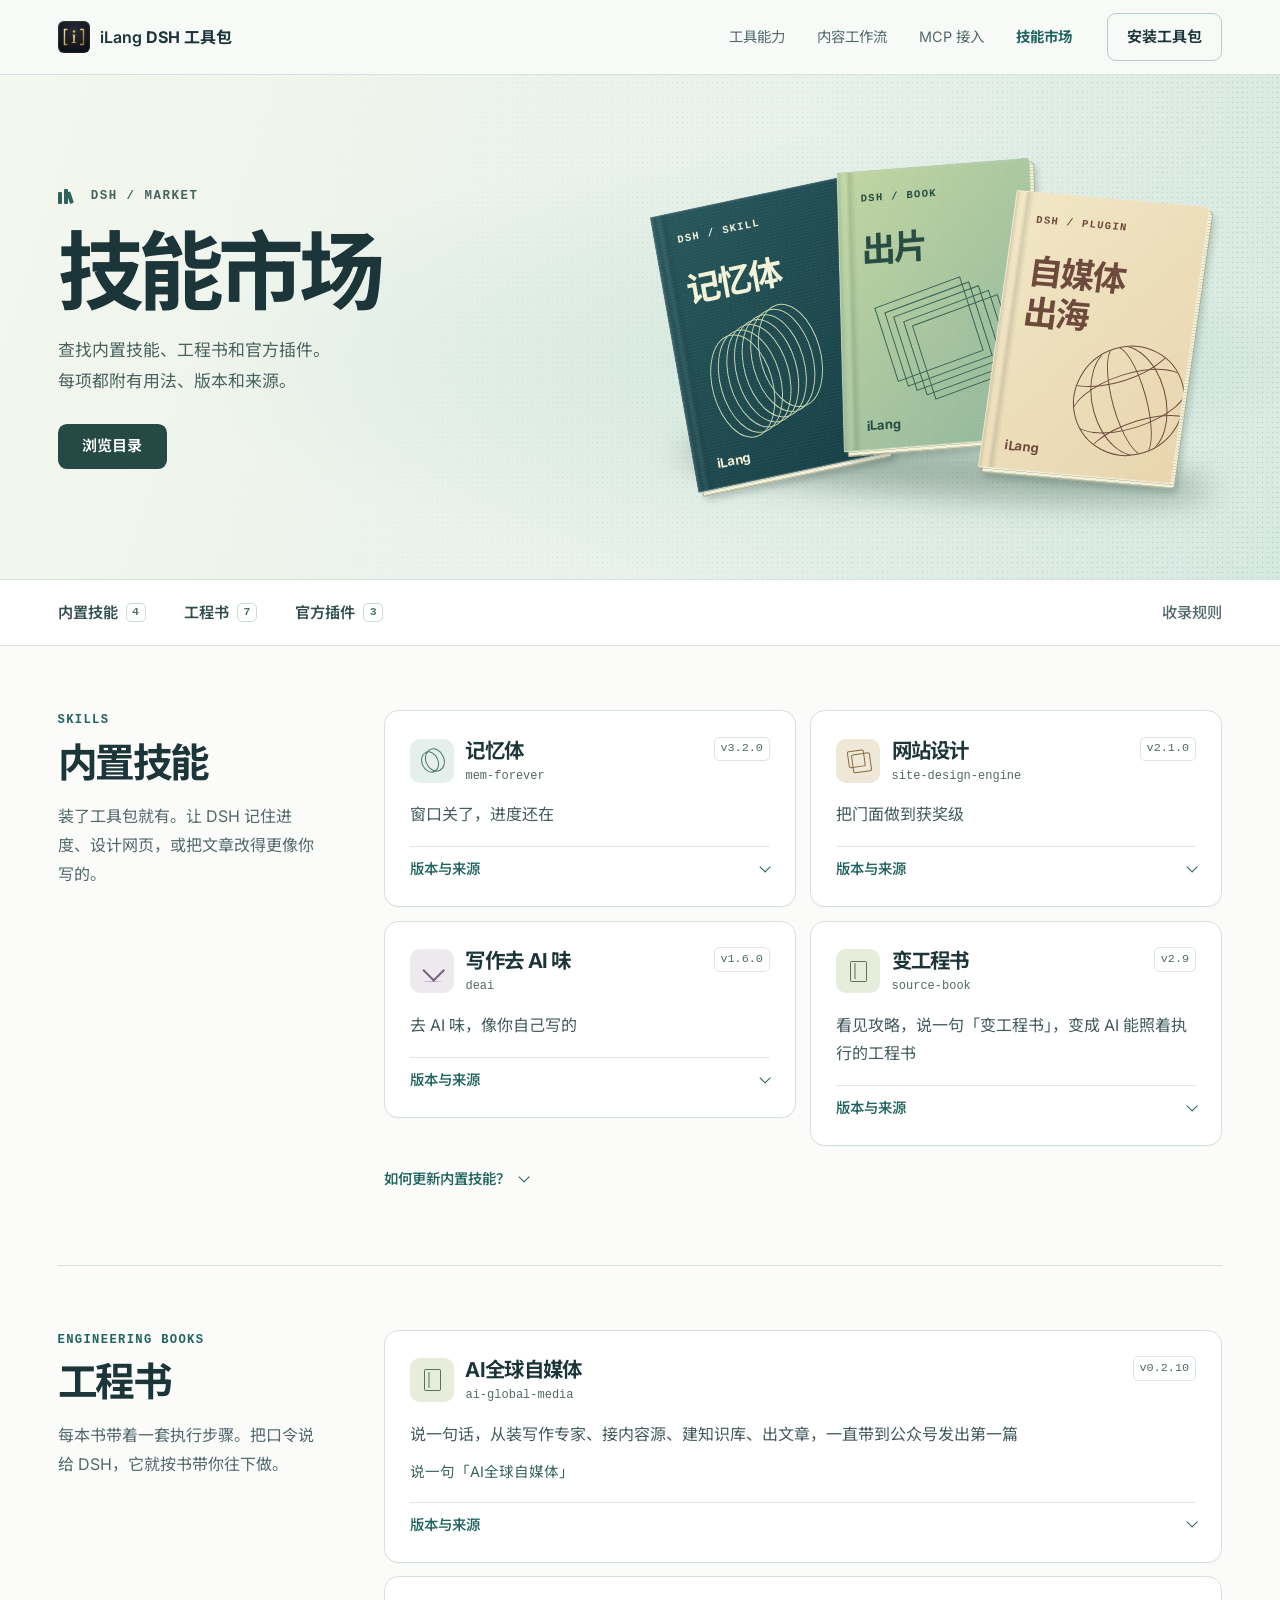
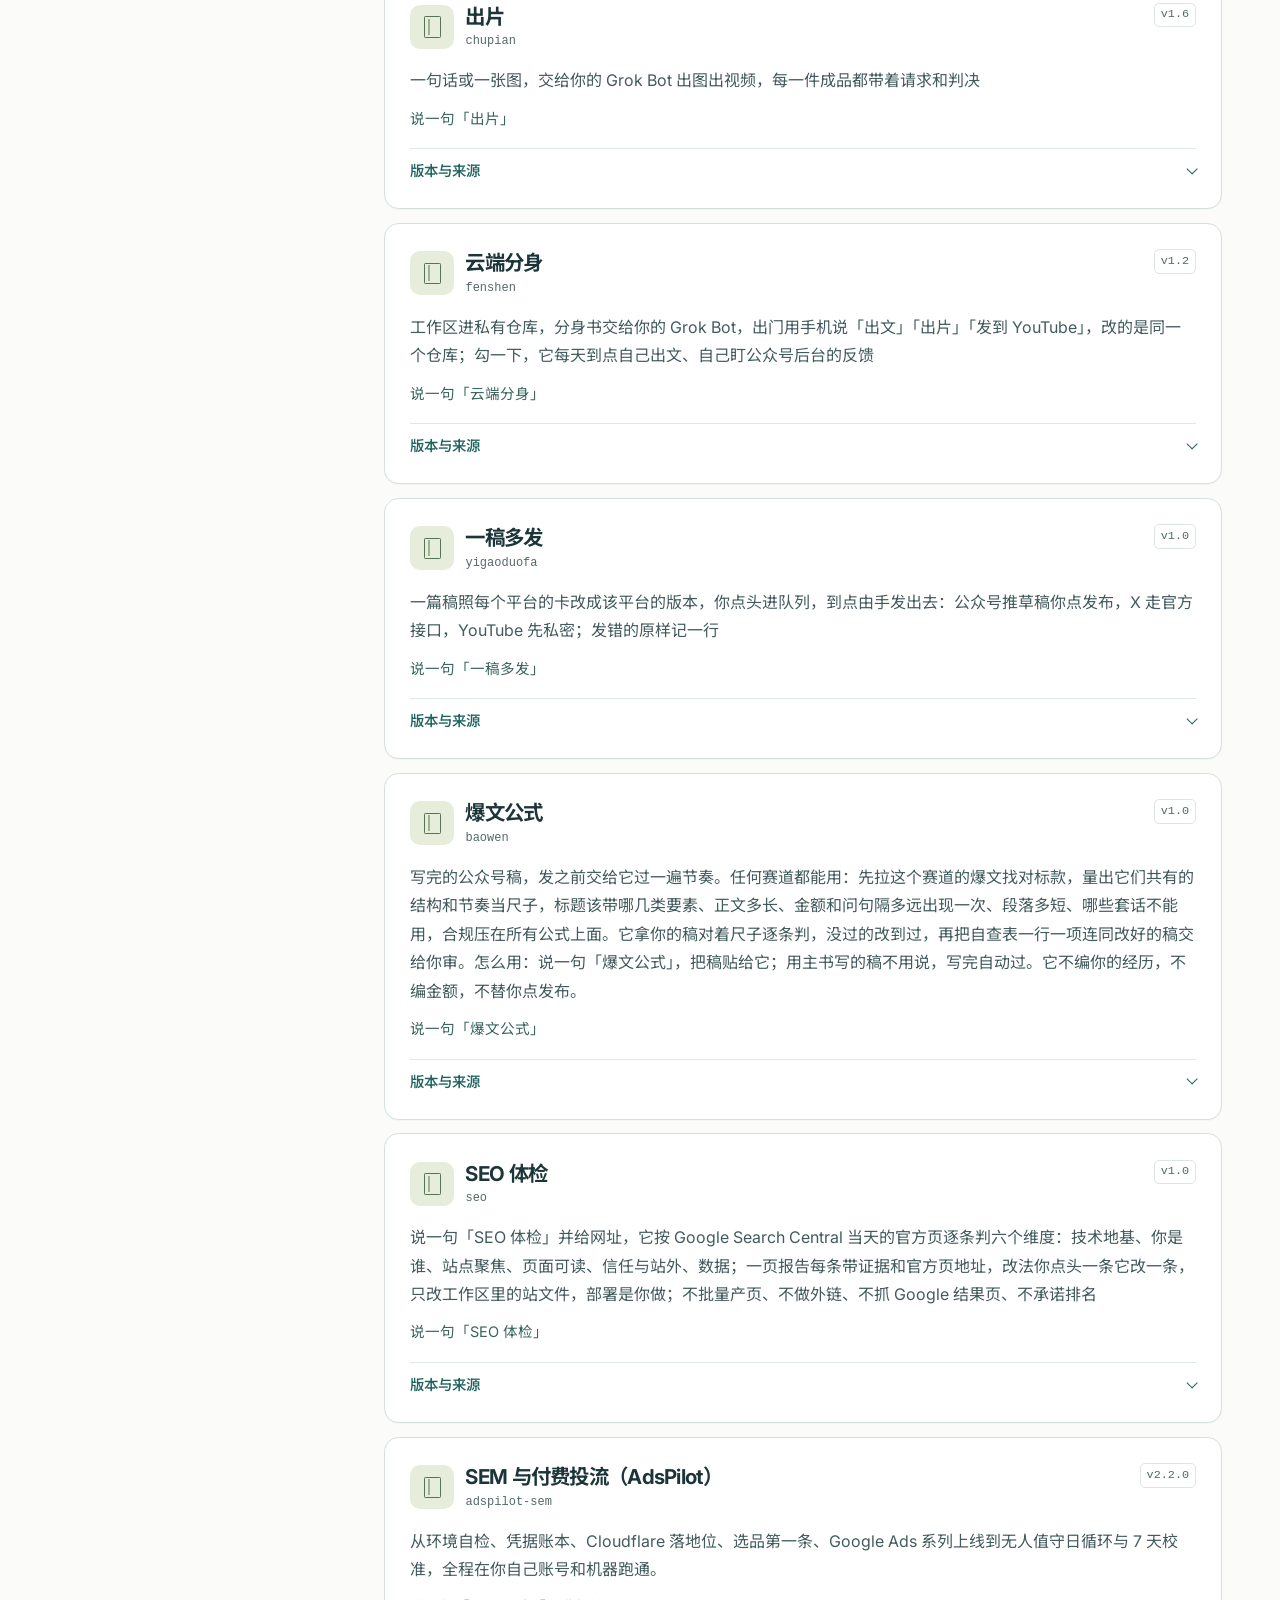
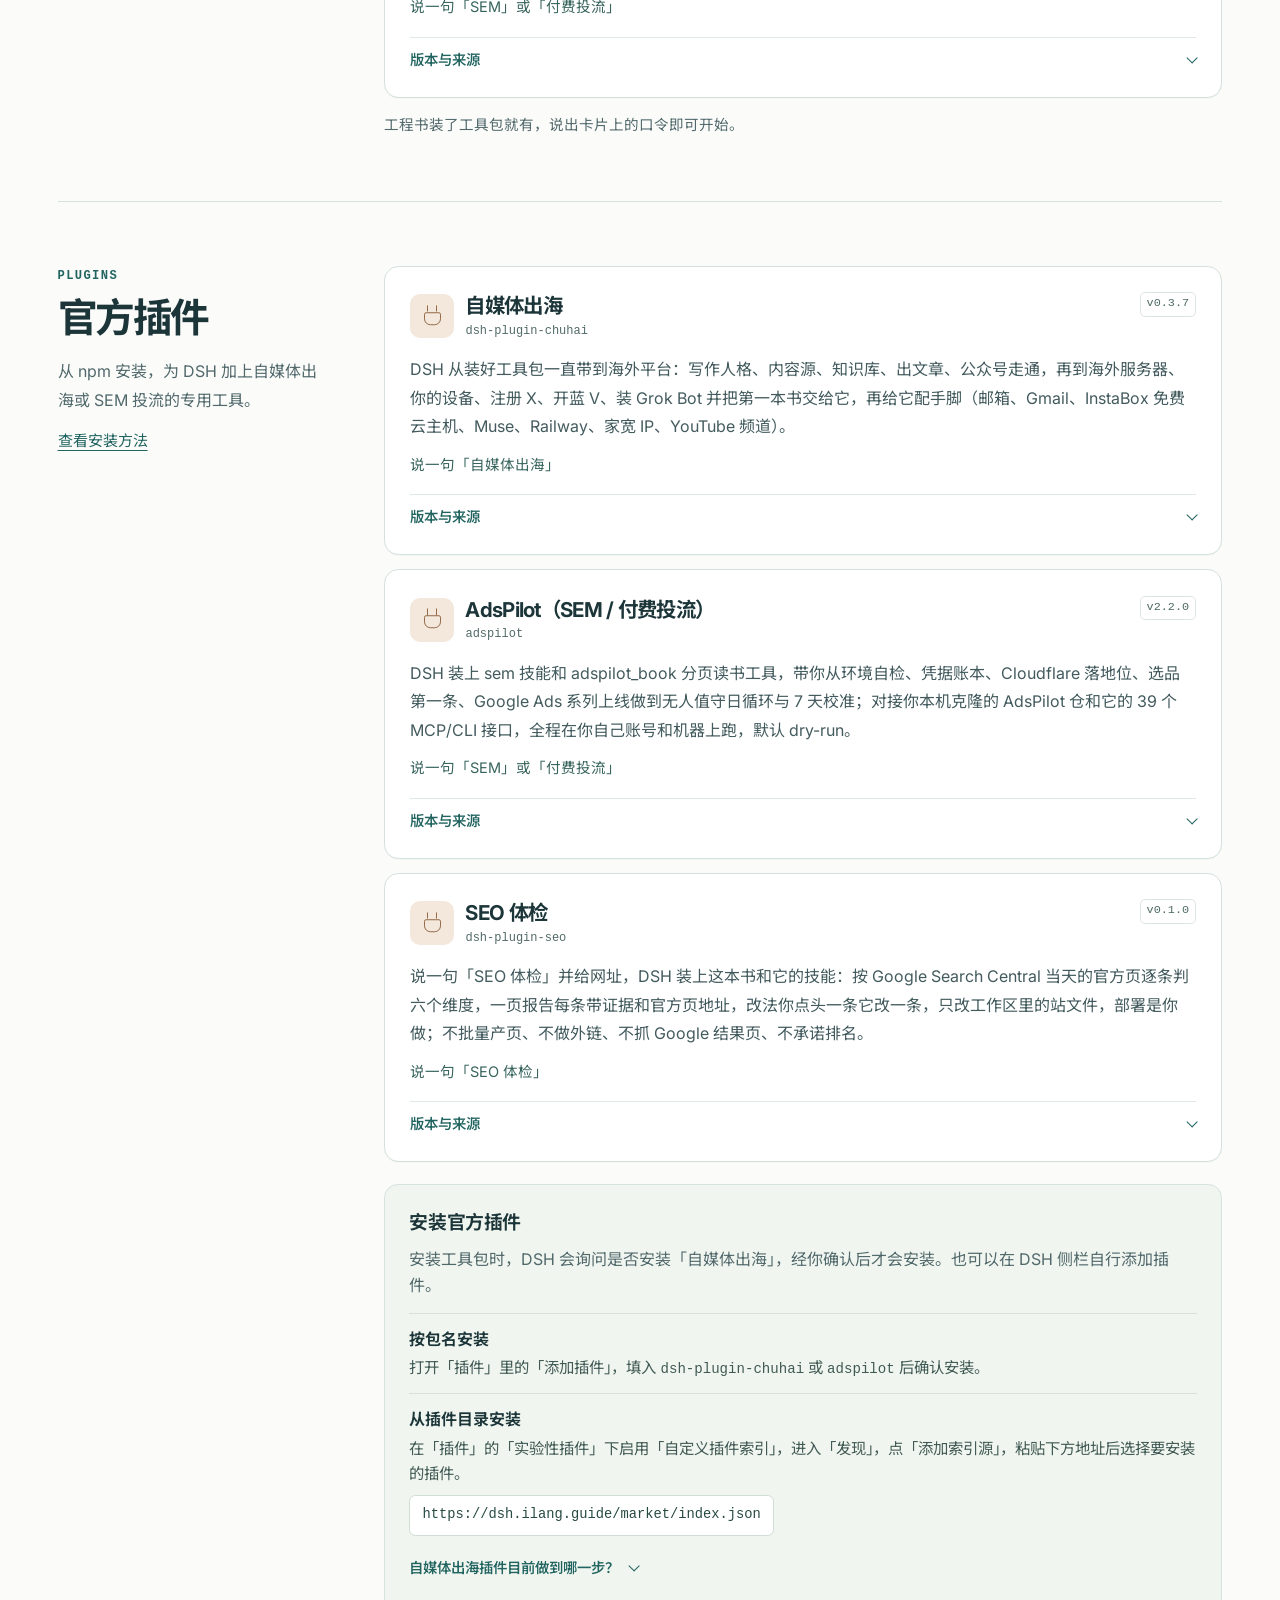
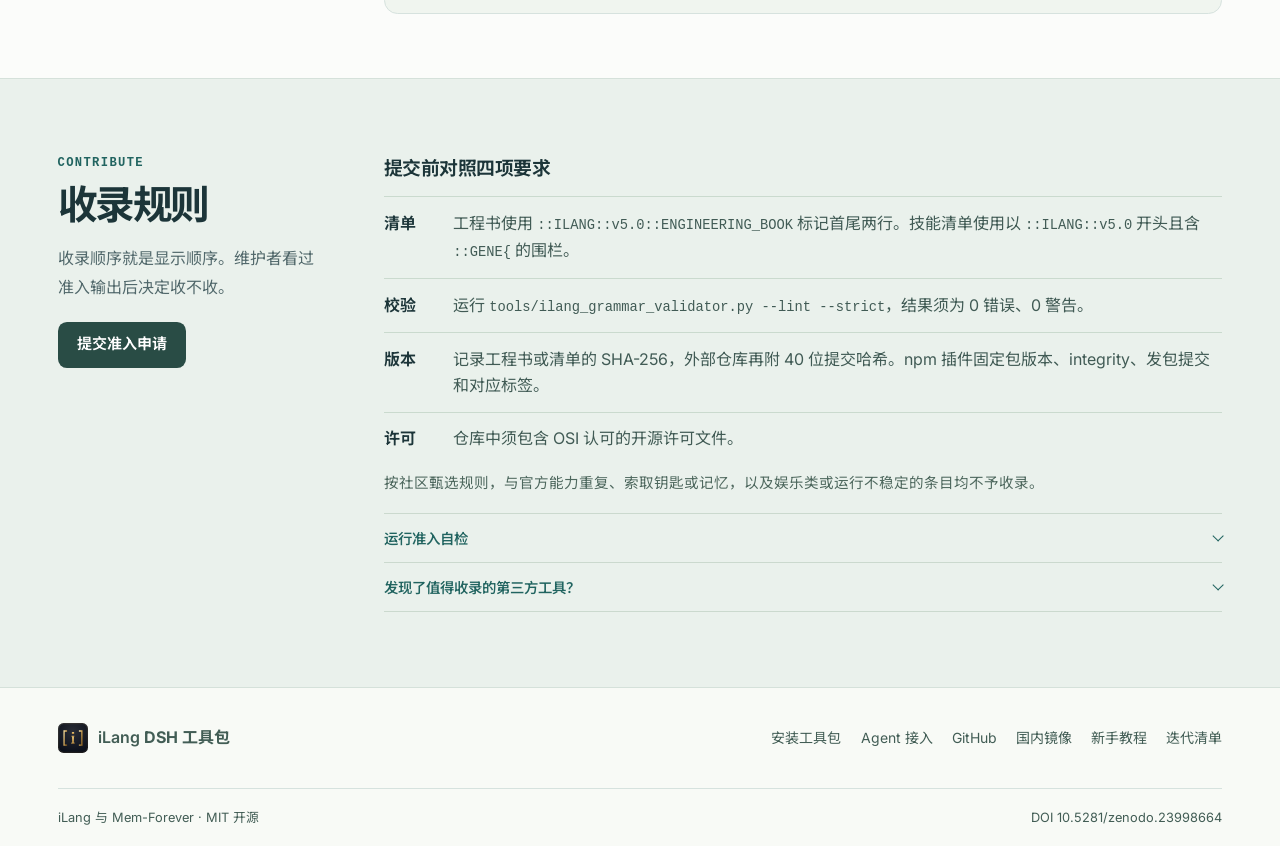
<file: docs/market/index.html>
<!doctype html>
<html lang="zh-CN">
<head>
  <meta charset="utf-8">
  <meta name="viewport" content="width=device-width, initial-scale=1">
  <meta name="color-scheme" content="light">
  <meta name="theme-color" content="#eff5f2">
  <title>技能市场 · iLang DSH 工具包</title>
  <meta name="description" content="查阅 iLang DSH 工具包内置的技能、可执行工程书与官方 npm 插件。每个条目附有用法、固定版本及来源。">
  <link rel="canonical" href="https://dsh.ilang.guide/market/">
  <meta name="robots" content="index, follow, max-image-preview:large">
  <meta property="og:type" content="website">
  <meta property="og:locale" content="zh_CN">
  <meta property="og:site_name" content="iLang DSH 工具包">
  <meta property="og:title" content="技能市场 · iLang DSH 工具包">
  <meta property="og:description" content="按用途查找内置技能、可执行工程书和官方插件，查看口令、版本与来源。">
  <meta property="og:url" content="https://dsh.ilang.guide/market/">
  <meta property="og:image" content="https://dsh.ilang.guide/assets/social-preview.png">
  <meta property="og:image:type" content="image/png">
  <meta property="og:image:width" content="1200">
  <meta property="og:image:height" content="630">
  <meta property="og:image:alt" content="iLang DSH 工具包">
  <meta name="twitter:card" content="summary_large_image">
  <meta name="twitter:title" content="技能市场 · iLang DSH 工具包">
  <meta name="twitter:description" content="浏览内置技能、可执行工程书和官方插件。">
  <meta name="twitter:image" content="https://dsh.ilang.guide/assets/social-preview.png">
  <meta name="twitter:image:alt" content="iLang DSH 工具包">
  <link rel="icon" type="image/svg+xml" href="../favicon.svg">
  <link rel="preload" href="../assets/fonts/noto-sans-sc-ui.woff2" as="font" type="font/woff2" crossorigin>
  <link rel="stylesheet" href="../typography.css?v=20261119.1">
  <link rel="stylesheet" href="market.css?v=20261119.1">
  <link rel="stylesheet" href="../external-browser.css?v=20261119.1">
  <script src="../external-browser.js?v=20261113"></script>
</head>
<body>
  <a href="#main" class="skip">跳到正文</a>
  <header class="mast">
    <div class="wrap topbar">
      <a class="brand" href="../" aria-label="iLang DSH 工具包首页"><img src="../favicon.svg" width="32" height="32" alt=""><span>iLang <strong>DSH 工具包</strong></span></a>
      <nav class="main-nav" aria-label="主导航">
        <a href="../#features">工具能力</a>
        <a href="../#journey">内容工作流</a>
        <a href="../#mcp">MCP 接入</a>
        <a href="./" aria-current="page">技能市场</a>
      </nav>
      <a class="top-action" href="../#start">安装工具包</a>
    </div>
  </header>

  <main id="main">
    <section class="hero" aria-labelledby="page-title">
      <div class="wrap hero-inner">
        <div class="hero-copy">
          <div class="eyebrow"><span class="shelf-sign" aria-hidden="true"><i></i></span><span lang="en">DSH / MARKET</span></div>
          <h1 id="page-title">技能市场</h1>
          <p>查找内置技能、工程书和官方插件。<br class="hero-break">每项都附有用法、版本和来源。</p>
          <a class="hero-action" href="#catalog">浏览目录</a>
        </div>
        <div class="library-art" role="img" aria-label="三册封面分别对应记忆体技能、出片工程书和自媒体出海插件。">
          <div class="volumes" aria-hidden="true">
            <div class="volume vol-memory">
              <div class="jacket">
                <span class="imprint" lang="en">DSH / SKILL</span><b>记忆体</b>
                <span class="cover-art orbital"><i></i><i></i><i></i><i></i><i></i><i></i><i></i></span>
                <span class="press">iLang</span>
              </div>
            </div>
            <div class="volume vol-film">
              <div class="jacket">
                <span class="imprint" lang="en">DSH / BOOK</span><b>出片</b>
                <span class="cover-art frames"><i></i><i></i><i></i><i></i><i></i></span>
                <span class="press">iLang</span>
              </div>
            </div>
            <div class="volume vol-world">
              <div class="jacket">
                <span class="imprint" lang="en">DSH / PLUGIN</span><b>自媒体<br>出海</b>
                <span class="cover-art globe"><i></i><i></i><i></i></span>
                <span class="press">iLang</span>
              </div>
            </div>
          </div>
        </div>
      </div>
    </section>

    <nav class="catalog-bar" id="catalog" aria-label="市场目录">
      <div class="wrap category-links">
        <!-- market:nav -->
<a href="#skills">内置技能<span class="count">4</span></a>
<a href="#books">工程书<span class="count">7</span></a>
<a href="#plugins">官方插件<span class="count">3</span></a>
<!-- /market:nav -->
        <a class="author-link" href="#admission">收录规则</a>
      </div>
    </nav>

    <div class="wrap catalog-body">
      <section class="catalog-section skill-section" id="skills" aria-labelledby="skills-heading">
        <div class="section-head">
          <span class="section-en" lang="en">SKILLS</span><h2 id="skills-heading">内置技能</h2>
          <p>装了工具包就有。让 DSH 记住进度、设计网页，或把文章改得更像你写的。</p>
        </div>
        <div class="section-body">
          <div class="entries skill-grid">
<!-- market:skills -->
<article class="entry" id="entry-mem-forever" data-kind="skill">
  <header class="entry-head">
    <span class="entry-mark" aria-hidden="true"><i></i></span>
    <div><h3>记忆体</h3><span class="identifier">mem-forever</span></div>
    <span class="version" aria-label="版本 3.2.0">v3.2.0</span>
  </header>
  <p class="entry-description">窗口关了，进度还在</p>
  <details class="entry-details">
    <summary>版本与来源<span class="visually-hidden"> · 记忆体</span></summary>
    <dl class="entry-meta"><div><dt>作者</dt><dd>ilang-ai</dd></div>
<div><dt>许可</dt><dd>MIT</dd></div>
<div><dt>工具包文件</dt><dd><a href="https://github.com/adsorgcn/DeepSeekHarness/blob/main/.dsh/skills/mem-forever/MARKET.md" target="_blank" rel="noopener">.dsh/skills/mem-forever/MARKET.md</a></dd></div>
<div><dt>上游仓库</dt><dd><a href="https://github.com/ilang-ai/Mem-Forever" target="_blank" rel="noopener">ilang-ai/Mem-Forever</a></dd></div>
<div><dt>DOI</dt><dd><a href="https://doi.org/10.5281/zenodo.22865160" target="_blank" rel="noopener">10.5281/zenodo.22865160</a></dd></div>
<div><dt>SHA-256 · LF</dt><dd><code>0260bc06890604afa0d21b07d30d655b6bc8b409dc38b5b473e9bcd2a3b35d35</code></dd></div></dl>
  </details>
</article>
<article class="entry" id="entry-site-design-engine" data-kind="skill">
  <header class="entry-head">
    <span class="entry-mark" aria-hidden="true"><i></i></span>
    <div><h3>网站设计</h3><span class="identifier">site-design-engine</span></div>
    <span class="version" aria-label="版本 2.1.0">v2.1.0</span>
  </header>
  <p class="entry-description">把门面做到获奖级</p>
  <details class="entry-details">
    <summary>版本与来源<span class="visually-hidden"> · 网站设计</span></summary>
    <dl class="entry-meta"><div><dt>作者</dt><dd>ai_chuhai</dd></div>
<div><dt>许可</dt><dd>MIT</dd></div>
<div><dt>工具包文件</dt><dd><a href="https://github.com/adsorgcn/DeepSeekHarness/blob/main/.dsh/skills/site-design-engine/SKILL.md" target="_blank" rel="noopener">.dsh/skills/site-design-engine/SKILL.md</a></dd></div>
<div><dt>SHA-256 · LF</dt><dd><code>0be2adf61c7a33ca3c9ca1448e14c6cd7299096099dee28c7e33801192afc73c</code></dd></div></dl>
  </details>
</article>
<article class="entry" id="entry-deai" data-kind="skill">
  <header class="entry-head">
    <span class="entry-mark" aria-hidden="true"><i></i></span>
    <div><h3>写作去 AI 味</h3><span class="identifier">deai</span></div>
    <span class="version" aria-label="版本 1.6.0">v1.6.0</span>
  </header>
  <p class="entry-description">去 AI 味，像你自己写的</p>
  <details class="entry-details">
    <summary>版本与来源<span class="visually-hidden"> · 写作去 AI 味</span></summary>
    <dl class="entry-meta"><div><dt>作者</dt><dd>ilang-ai</dd></div>
<div><dt>许可</dt><dd>MIT</dd></div>
<div><dt>工具包文件</dt><dd><a href="https://github.com/adsorgcn/DeepSeekHarness/blob/main/.dsh/skills/deai/SKILL.md" target="_blank" rel="noopener">.dsh/skills/deai/SKILL.md</a></dd></div>
<div><dt>上游仓库</dt><dd><a href="https://github.com/adsorgcn/DEAI" target="_blank" rel="noopener">adsorgcn/DEAI</a></dd></div>
<div><dt>DOI</dt><dd><a href="https://doi.org/10.5281/zenodo.24028757" target="_blank" rel="noopener">10.5281/zenodo.24028757</a></dd></div>
<div><dt>版本标签</dt><dd><a href="https://github.com/adsorgcn/DEAI/tree/v1.6.0" target="_blank" rel="noopener">v1.6.0</a></dd></div>
<div><dt>SHA-256 · LF</dt><dd><code>cdec34412a45a95f3328e17c294631431188adc56e168f25ed2e81a0dccfce9d</code></dd></div></dl>
  </details>
</article>
<article class="entry" id="entry-source-book" data-kind="skill">
  <header class="entry-head">
    <span class="entry-mark" aria-hidden="true"><i></i></span>
    <div><h3>变工程书</h3><span class="identifier">source-book</span></div>
    <span class="version" aria-label="版本 2.9">v2.9</span>
  </header>
  <p class="entry-description">看见攻略，说一句「变工程书」，变成 AI 能照着执行的工程书</p>
  <details class="entry-details">
    <summary>版本与来源<span class="visually-hidden"> · 变工程书</span></summary>
    <dl class="entry-meta"><div><dt>作者</dt><dd>ilang-ai</dd></div>
<div><dt>许可</dt><dd>MIT</dd></div>
<div><dt>工具包文件</dt><dd><a href="https://github.com/adsorgcn/DeepSeekHarness/blob/main/.dsh/skills/source-book/SKILL.md" target="_blank" rel="noopener">.dsh/skills/source-book/SKILL.md</a></dd></div>
<div><dt>上游仓库</dt><dd><a href="https://github.com/ilang-ai/ilang-spec" target="_blank" rel="noopener">ilang-ai/ilang-spec</a></dd></div>
<div><dt>DOI</dt><dd><a href="https://doi.org/10.5281/zenodo.21821452" target="_blank" rel="noopener">10.5281/zenodo.21821452</a></dd></div>
<div><dt>版本标签</dt><dd><a href="https://github.com/ilang-ai/ilang-spec/tree/v5.0.14" target="_blank" rel="noopener">v5.0.14</a></dd></div>
<div><dt>SHA-256 · LF</dt><dd><code>fae5be9c30fa66701cd735562cbc100d5c37ed3f50f31a4a5a03d82ada71bf94</code></dd></div></dl>
  </details>
</article>
<!-- /market:skills -->
          </div>
          <details class="section-help"><summary>如何更新内置技能？</summary><p>告诉 DSH「把 iLang DSH 工具包的引擎更新到最新，不要动我的记忆。」</p></details>
        </div>
      </section>

      <section class="catalog-section book-section" id="books" aria-labelledby="books-heading">
        <div class="section-head">
          <span class="section-en" lang="en">ENGINEERING BOOKS</span><h2 id="books-heading">工程书</h2>
          <p>每本书带着一套执行步骤。把口令说给 DSH，它就按书带你往下做。</p>
        </div>
        <div class="section-body">
<!-- market:books -->
<div class="entries"><article class="entry" id="entry-ai-global-media" data-kind="book">
  <header class="entry-head">
    <span class="entry-mark" aria-hidden="true"><i></i></span>
    <div><h3>AI全球自媒体</h3><span class="identifier">ai-global-media</span></div>
    <span class="version" aria-label="版本 0.2.10">v0.2.10</span>
  </header>
  <p class="entry-description">说一句话，从装写作专家、接内容源、建知识库、出文章，一直带到公众号发出第一篇</p>
  <p class="invocation">说一句「AI全球自媒体」</p>
  <details class="entry-details">
    <summary>版本与来源<span class="visually-hidden"> · AI全球自媒体</span></summary>
    <dl class="entry-meta"><div><dt>作者</dt><dd>ilang-ai</dd></div>
<div><dt>许可</dt><dd>MIT</dd></div>
<div><dt>工具包文件</dt><dd><a href="https://github.com/adsorgcn/DeepSeekHarness/blob/main/.dsh/books/ai-global-media/BOOK.md" target="_blank" rel="noopener">.dsh/books/ai-global-media/BOOK.md</a></dd></div>
<div><dt>SHA-256 · LF</dt><dd><code>ba8e90cf8d5df33096c0d921dad172ef83c8d26293d4a0e79470f5ed18e0f6c4</code></dd></div></dl>
  </details>
</article>
<article class="entry" id="entry-chupian" data-kind="book">
  <header class="entry-head">
    <span class="entry-mark" aria-hidden="true"><i></i></span>
    <div><h3>出片</h3><span class="identifier">chupian</span></div>
    <span class="version" aria-label="版本 1.6">v1.6</span>
  </header>
  <p class="entry-description">一句话或一张图，交给你的 Grok Bot 出图出视频，每一件成品都带着请求和判决</p>
  <p class="invocation">说一句「出片」</p>
  <details class="entry-details">
    <summary>版本与来源<span class="visually-hidden"> · 出片</span></summary>
    <dl class="entry-meta"><div><dt>作者</dt><dd>ilang-ai</dd></div>
<div><dt>许可</dt><dd>MIT</dd></div>
<div><dt>工具包文件</dt><dd><a href="https://github.com/adsorgcn/DeepSeekHarness/blob/main/.dsh/books/chupian/BOOK.md" target="_blank" rel="noopener">.dsh/books/chupian/BOOK.md</a></dd></div>
<div><dt>SHA-256 · LF</dt><dd><code>b38ed3ab6810f71429d870141cee49e28f69a57613da9b8a21acc45fc796477a</code></dd></div></dl>
  </details>
</article>
<article class="entry" id="entry-fenshen" data-kind="book">
  <header class="entry-head">
    <span class="entry-mark" aria-hidden="true"><i></i></span>
    <div><h3>云端分身</h3><span class="identifier">fenshen</span></div>
    <span class="version" aria-label="版本 1.2">v1.2</span>
  </header>
  <p class="entry-description">工作区进私有仓库，分身书交给你的 Grok Bot，出门用手机说「出文」「出片」「发到 YouTube」，改的是同一个仓库；勾一下，它每天到点自己出文、自己盯公众号后台的反馈</p>
  <p class="invocation">说一句「云端分身」</p>
  <details class="entry-details">
    <summary>版本与来源<span class="visually-hidden"> · 云端分身</span></summary>
    <dl class="entry-meta"><div><dt>作者</dt><dd>ilang-ai</dd></div>
<div><dt>许可</dt><dd>MIT</dd></div>
<div><dt>工具包文件</dt><dd><a href="https://github.com/adsorgcn/DeepSeekHarness/blob/main/.dsh/books/fenshen/BOOK.md" target="_blank" rel="noopener">.dsh/books/fenshen/BOOK.md</a></dd></div>
<div><dt>SHA-256 · LF</dt><dd><code>f358414bf81308a760f4d3ea8049ec34b22078943aa84f2fc1f05d4e420435ee</code></dd></div></dl>
  </details>
</article>
<article class="entry" id="entry-yigaoduofa" data-kind="book">
  <header class="entry-head">
    <span class="entry-mark" aria-hidden="true"><i></i></span>
    <div><h3>一稿多发</h3><span class="identifier">yigaoduofa</span></div>
    <span class="version" aria-label="版本 1.0">v1.0</span>
  </header>
  <p class="entry-description">一篇稿照每个平台的卡改成该平台的版本，你点头进队列，到点由手发出去：公众号推草稿你点发布，X 走官方接口，YouTube 先私密；发错的原样记一行</p>
  <p class="invocation">说一句「一稿多发」</p>
  <details class="entry-details">
    <summary>版本与来源<span class="visually-hidden"> · 一稿多发</span></summary>
    <dl class="entry-meta"><div><dt>作者</dt><dd>ilang-ai</dd></div>
<div><dt>许可</dt><dd>MIT</dd></div>
<div><dt>工具包文件</dt><dd><a href="https://github.com/adsorgcn/DeepSeekHarness/blob/main/.dsh/books/yigaoduofa/BOOK.md" target="_blank" rel="noopener">.dsh/books/yigaoduofa/BOOK.md</a></dd></div>
<div><dt>SHA-256 · LF</dt><dd><code>14be70ad70d79239a6f483d38ccccbbd4746861c9252ca4c9478b718c9f28c21</code></dd></div></dl>
  </details>
</article>
<article class="entry" id="entry-baowen" data-kind="book">
  <header class="entry-head">
    <span class="entry-mark" aria-hidden="true"><i></i></span>
    <div><h3>爆文公式</h3><span class="identifier">baowen</span></div>
    <span class="version" aria-label="版本 1.0">v1.0</span>
  </header>
  <p class="entry-description">写完的公众号稿，发之前交给它过一遍节奏。任何赛道都能用：先拉这个赛道的爆文找对标款，量出它们共有的结构和节奏当尺子，标题该带哪几类要素、正文多长、金额和问句隔多远出现一次、段落多短、哪些套话不能用，合规压在所有公式上面。它拿你的稿对着尺子逐条判，没过的改到过，再把自查表一行一项连同改好的稿交给你审。怎么用：说一句「爆文公式」，把稿贴给它；用主书写的稿不用说，写完自动过。它不编你的经历，不编金额，不替你点发布。</p>
  <p class="invocation">说一句「爆文公式」</p>
  <details class="entry-details">
    <summary>版本与来源<span class="visually-hidden"> · 爆文公式</span></summary>
    <dl class="entry-meta"><div><dt>作者</dt><dd>ilang-ai</dd></div>
<div><dt>许可</dt><dd>MIT</dd></div>
<div><dt>工具包文件</dt><dd><a href="https://github.com/adsorgcn/DeepSeekHarness/blob/main/.dsh/books/baowen/BOOK.md" target="_blank" rel="noopener">.dsh/books/baowen/BOOK.md</a></dd></div>
<div><dt>SHA-256 · LF</dt><dd><code>0b6eea9b27bac7004f976773b8fddf149ae95e187ed790127e16058a2779d073</code></dd></div></dl>
  </details>
</article>
<article class="entry" id="entry-seo" data-kind="book">
  <header class="entry-head">
    <span class="entry-mark" aria-hidden="true"><i></i></span>
    <div><h3>SEO 体检</h3><span class="identifier">seo</span></div>
    <span class="version" aria-label="版本 1.0">v1.0</span>
  </header>
  <p class="entry-description">说一句「SEO 体检」并给网址，它按 Google Search Central 当天的官方页逐条判六个维度：技术地基、你是谁、站点聚焦、页面可读、信任与站外、数据；一页报告每条带证据和官方页地址，改法你点头一条它改一条，只改工作区里的站文件，部署是你做；不批量产页、不做外链、不抓 Google 结果页、不承诺排名</p>
  <p class="invocation">说一句「SEO 体检」</p>
  <details class="entry-details">
    <summary>版本与来源<span class="visually-hidden"> · SEO 体检</span></summary>
    <dl class="entry-meta"><div><dt>作者</dt><dd>ilang-ai</dd></div>
<div><dt>许可</dt><dd>MIT</dd></div>
<div><dt>工具包文件</dt><dd><a href="https://github.com/adsorgcn/DeepSeekHarness/blob/main/.dsh/books/seo/BOOK.md" target="_blank" rel="noopener">.dsh/books/seo/BOOK.md</a></dd></div>
<div><dt>SHA-256 · LF</dt><dd><code>82a64b168a37b7e1491bec9b7c556653143e1412cbfd089b4714e8899a21540a</code></dd></div></dl>
  </details>
</article>
<article class="entry" id="entry-adspilot-sem" data-kind="book">
  <header class="entry-head">
    <span class="entry-mark" aria-hidden="true"><i></i></span>
    <div><h3>SEM 与付费投流（AdsPilot）</h3><span class="identifier">adspilot-sem</span></div>
    <span class="version" aria-label="版本 2.2.0">v2.2.0</span>
  </header>
  <p class="entry-description">从环境自检、凭据账本、Cloudflare 落地位、选品第一条、Google Ads 系列上线到无人值守日循环与 7 天校准，全程在你自己账号和机器跑通。</p>
  <p class="invocation">说一句「SEM」或「付费投流」</p>
  <details class="entry-details">
    <summary>版本与来源<span class="visually-hidden"> · SEM 与付费投流（AdsPilot）</span></summary>
    <dl class="entry-meta"><div><dt>作者</dt><dd>adsorgcn</dd></div>
<div><dt>许可</dt><dd>MIT</dd></div>
<div><dt>工具包文件</dt><dd><a href="https://github.com/adsorgcn/DeepSeekHarness/blob/main/.dsh/books/adspilot-sem/BOOK.md" target="_blank" rel="noopener">.dsh/books/adspilot-sem/BOOK.md</a></dd></div>
<div><dt>上游仓库</dt><dd><a href="https://github.com/adsorgcn/AdsPilot" target="_blank" rel="noopener">adsorgcn/AdsPilot</a></dd></div>
<div><dt>来源提交</dt><dd><a href="https://github.com/adsorgcn/AdsPilot/commit/04536fe5970713074d7fd353c62317652a625e17" target="_blank" rel="noopener">04536fe5970713074d7fd353c62317652a625e17</a></dd></div>
<div><dt>SHA-256 · LF</dt><dd><code>cf2d789e0a38331500d3faee7b6c855f2619444130196deb8244ff4493cb8346</code></dd></div></dl>
  </details>
</article></div>
<p class="section-note">工程书装了工具包就有，说出卡片上的口令即可开始。</p>
<!-- /market:books -->
        </div>
      </section>

      <section class="catalog-section plugin-section" id="plugins" aria-labelledby="plugins-heading">
        <div class="section-head">
          <span class="section-en" lang="en">PLUGINS</span><h2 id="plugins-heading">官方插件</h2>
          <p>从 npm 安装，为 DSH 加上自媒体出海或 SEM 投流的专用工具。</p>
          <a class="text-link" href="#plugin-install">查看安装方法</a>
        </div>
        <div class="section-body">
          <div class="entries">
<!-- market:plugins -->
<article class="entry" id="entry-dsh-plugin-chuhai" data-kind="plugin">
  <header class="entry-head">
    <span class="entry-mark" aria-hidden="true"><i></i></span>
    <div><h3>自媒体出海</h3><span class="identifier">dsh-plugin-chuhai</span></div>
    <span class="version" aria-label="版本 0.3.7">v0.3.7</span>
  </header>
  <p class="entry-description">DSH 从装好工具包一直带到海外平台：写作人格、内容源、知识库、出文章、公众号走通，再到海外服务器、你的设备、注册 X、开蓝 V、装 Grok Bot 并把第一本书交给它，再给它配手脚（邮箱、Gmail、InstaBox 免费云主机、Muse、Railway、家宽 IP、YouTube 频道）。</p>
  <p class="invocation">说一句「自媒体出海」</p>
  <details class="entry-details">
    <summary>版本与来源<span class="visually-hidden"> · 自媒体出海</span></summary>
    <dl class="entry-meta"><div><dt>作者</dt><dd>ilang</dd></div>
<div><dt>许可</dt><dd>MIT</dd></div>
<div><dt>上游仓库</dt><dd><a href="https://github.com/adsorgcn/dsh-plugin-chuhai" target="_blank" rel="noopener">adsorgcn/dsh-plugin-chuhai</a></dd></div>
<div><dt>版本标签</dt><dd><a href="https://github.com/adsorgcn/dsh-plugin-chuhai/tree/v0.3.7" target="_blank" rel="noopener">v0.3.7</a></dd></div>
<div><dt>来源提交</dt><dd><a href="https://github.com/adsorgcn/dsh-plugin-chuhai/commit/be9db9351842a6ac9312a8ca315298cf750b7733" target="_blank" rel="noopener">be9db9351842a6ac9312a8ca315298cf750b7733</a></dd></div>
<div><dt>npm 包</dt><dd><a href="https://www.npmjs.com/package/dsh-plugin-chuhai" target="_blank" rel="noopener">dsh-plugin-chuhai</a></dd></div>
<div><dt>npm integrity</dt><dd><code>sha512-FIb8A9UJAESTsepU3xll3mdfsgSmDEdy2qim23u59HYFIEtJ6UUxRlAVhVVKdUG1wAFId9L1DDv6oZ/jJ7fbAg==</code></dd></div></dl>
  </details>
</article>
<article class="entry" id="entry-adspilot" data-kind="plugin">
  <header class="entry-head">
    <span class="entry-mark" aria-hidden="true"><i></i></span>
    <div><h3>AdsPilot（SEM / 付费投流）</h3><span class="identifier">adspilot</span></div>
    <span class="version" aria-label="版本 2.2.0">v2.2.0</span>
  </header>
  <p class="entry-description">DSH 装上 sem 技能和 adspilot_book 分页读书工具，带你从环境自检、凭据账本、Cloudflare 落地位、选品第一条、Google Ads 系列上线做到无人值守日循环与 7 天校准；对接你本机克隆的 AdsPilot 仓和它的 39 个 MCP/CLI 接口，全程在你自己账号和机器上跑，默认 dry-run。</p>
  <p class="invocation">说一句「SEM」或「付费投流」</p>
  <details class="entry-details">
    <summary>版本与来源<span class="visually-hidden"> · AdsPilot（SEM / 付费投流）</span></summary>
    <dl class="entry-meta"><div><dt>作者</dt><dd>adsorgcn</dd></div>
<div><dt>许可</dt><dd>MIT</dd></div>
<div><dt>上游仓库</dt><dd><a href="https://github.com/adsorgcn/AdsPilot" target="_blank" rel="noopener">adsorgcn/AdsPilot</a></dd></div>
<div><dt>版本标签</dt><dd><a href="https://github.com/adsorgcn/AdsPilot/tree/v2.2.0" target="_blank" rel="noopener">v2.2.0</a></dd></div>
<div><dt>来源提交</dt><dd><a href="https://github.com/adsorgcn/AdsPilot/commit/04536fe5970713074d7fd353c62317652a625e17" target="_blank" rel="noopener">04536fe5970713074d7fd353c62317652a625e17</a></dd></div>
<div><dt>npm 包</dt><dd><a href="https://www.npmjs.com/package/adspilot" target="_blank" rel="noopener">adspilot</a></dd></div>
<div><dt>npm integrity</dt><dd><code>sha512-I4oTjgyxmkvq/w+637BUh+4imBZserFZ/nn4o+SUHtBYEMDcMMis1jqF8x4ao7sT5P5ytHQ7ZU8lh3juBJrbRA==</code></dd></div></dl>
  </details>
</article>
<article class="entry" id="entry-dsh-plugin-seo" data-kind="plugin">
  <header class="entry-head">
    <span class="entry-mark" aria-hidden="true"><i></i></span>
    <div><h3>SEO 体检</h3><span class="identifier">dsh-plugin-seo</span></div>
    <span class="version" aria-label="版本 0.1.0">v0.1.0</span>
  </header>
  <p class="entry-description">说一句「SEO 体检」并给网址，DSH 装上这本书和它的技能：按 Google Search Central 当天的官方页逐条判六个维度，一页报告每条带证据和官方页地址，改法你点头一条它改一条，只改工作区里的站文件，部署是你做；不批量产页、不做外链、不抓 Google 结果页、不承诺排名。</p>
  <p class="invocation">说一句「SEO 体检」</p>
  <details class="entry-details">
    <summary>版本与来源<span class="visually-hidden"> · SEO 体检</span></summary>
    <dl class="entry-meta"><div><dt>作者</dt><dd>adsorgcn</dd></div>
<div><dt>许可</dt><dd>MIT</dd></div>
<div><dt>上游仓库</dt><dd><a href="https://github.com/adsorgcn/dsh-plugin-seo" target="_blank" rel="noopener">adsorgcn/dsh-plugin-seo</a></dd></div>
<div><dt>版本标签</dt><dd><a href="https://github.com/adsorgcn/dsh-plugin-seo/tree/v0.1.0" target="_blank" rel="noopener">v0.1.0</a></dd></div>
<div><dt>来源提交</dt><dd><a href="https://github.com/adsorgcn/dsh-plugin-seo/commit/80c412413f7133f959bc78d9e5e357a25804cc1e" target="_blank" rel="noopener">80c412413f7133f959bc78d9e5e357a25804cc1e</a></dd></div>
<div><dt>npm 包</dt><dd><a href="https://www.npmjs.com/package/dsh-plugin-seo" target="_blank" rel="noopener">dsh-plugin-seo</a></dd></div>
<div><dt>npm integrity</dt><dd><code>sha512-+CftBZvJUitYFp0BHkKy19VoSBtNuAgIvN5xq69ky1lVb/WfF7pVTFB+aoBbt1G7o0/PQwL6oqnB8r70laY+kw==</code></dd></div></dl>
  </details>
</article>
<!-- /market:plugins -->
          </div>
          <div class="install-guide" id="plugin-install">
            <h3>安装官方插件</h3>
            <p>安装工具包时，DSH 会询问是否安装「自媒体出海」，经你确认后才会安装。也可以在 DSH 侧栏自行添加插件。</p>
            <dl>
              <div><dt>按包名安装</dt><dd>打开「插件」里的「添加插件」，填入 <code>dsh-plugin-chuhai</code> 或 <code>adspilot</code> 后确认安装。</dd></div>
              <div><dt>从插件目录安装</dt><dd>在「插件」的「实验性插件」下启用「自定义插件索引」，进入「发现」，点「添加索引源」，粘贴下方地址后选择要安装的插件。<code class="copy-text">https://dsh.ilang.guide/market/index.json</code></dd></div>
            </dl>
            <details class="section-help"><summary>自媒体出海插件目前做到哪一步？</summary><p>前半段工程书随插件提供，可单独使用。目前已带到把第一本书交给 Grok Bot，再为它接上邮箱、Gmail、InstaBox、Muse、Railway、家宽 IP 和 YouTube 频道。工具包里的「出片」「云端分身」「一稿多发」三句口令均可使用，后续环节仍在更新。</p></details>
          </div>
        </div>
      </section>
    </div>

    <section class="author-section" id="admission" aria-labelledby="admission-heading">
      <div class="wrap author-inner">
        <div class="section-head">
          <span class="section-en" lang="en">CONTRIBUTE</span><h2 id="admission-heading">收录规则</h2>
          <p>收录顺序就是显示顺序。维护者看过准入输出后决定收不收。</p>
          <a class="submission" href="https://github.com/adsorgcn/DeepSeekHarness/issues/new?template=market-admit.yml" target="_blank" rel="noopener">提交准入申请</a>
        </div>
        <div class="author-body">
          <h3>提交前对照四项要求</h3>
          <dl class="rules">
            <div><dt>清单</dt><dd>工程书使用 <code>::ILANG::v5.0::ENGINEERING_BOOK</code> 标记首尾两行。技能清单使用以 <code>::ILANG::v5.0</code> 开头且含 <code>::GENE{</code> 的围栏。</dd></div>
            <div><dt>校验</dt><dd>运行 <code>tools/ilang_grammar_validator.py --lint --strict</code>，结果须为 0 错误、0 警告。</dd></div>
            <div><dt>版本</dt><dd>记录工程书或清单的 SHA-256，外部仓库再附 40 位提交哈希。npm 插件固定包版本、integrity、发包提交和对应标签。</dd></div>
            <div><dt>许可</dt><dd>仓库中须包含 OSI 认可的开源许可文件。</dd></div>
          </dl>
          <p class="author-note">按社区甄选规则，与官方能力重复、索取钥匙或记忆，以及娱乐类或运行不稳定的条目均不予收录。</p>
          <details class="guideline"><summary>运行准入自检</summary><p>在工具包仓库根目录运行相应命令，把输出附在申请里。</p><span>工程书</span><code class="copy-text">python -X utf8 tools/market_admit.py &lt;仓库 HTTPS 地址&gt; &lt;tag 或 commit&gt;</code><span>npm 插件</span><code class="copy-text">python -X utf8 tools/market_admit.py --plugin &lt;包名&gt;@&lt;版本&gt;</code></details>
          <details class="guideline"><summary>发现了值得收录的第三方工具？</summary><p>把想借鉴的技能或插件告诉 DSH，它可以帮你写一版更好的，并按 iLang 母版整理成工程书，完成后即可提交审阅。在<a href="https://github.com/adsorgcn/DeepSeekHarness/blob/main/docs/社区插件甄选.md" target="_blank" rel="noopener">社区插件甄选</a>中可以查到第三方项目的作者仓库。</p></details>
        </div>
      </div>
    </section>
  </main>

  <footer class="site-footer">
    <div class="wrap">
      <div class="footer-main">
        <a class="brand" href="../"><img src="../favicon.svg" width="30" height="30" alt=""><span>iLang <strong>DSH 工具包</strong></span></a>
        <nav aria-label="项目资源">
          <a href="../#start">安装工具包</a><a href="../agents/">Agent 接入</a><a href="https://github.com/adsorgcn/DeepSeekHarness" target="_blank" rel="noopener">GitHub</a><a href="https://gitee.com/monetize/DeepSeekHarness" target="_blank" rel="noopener">国内镜像</a>
          <a href="https://github.com/adsorgcn/DeepSeekHarness/blob/main/dsh-新手起手式.md" target="_blank" rel="noopener">新手教程</a><a href="https://github.com/adsorgcn/DeepSeekHarness/blob/main/ROADMAP.md" target="_blank" rel="noopener">迭代清单</a>
        </nav>
      </div>
      <div class="footer-bottom"><span>iLang 与 Mem-Forever · MIT 开源</span><a href="https://doi.org/10.5281/zenodo.23998664" target="_blank" rel="noopener">DOI 10.5281/zenodo.23998664</a></div>
    </div>
  </footer>
</body>
</html>
</file>
<file: docs/typography.css>
@charset "UTF-8";

@font-face {
  font-family: "Inter";
  src: url("./assets/fonts/inter-latin-variable.woff2") format("woff2");
  font-weight: 100 900;
  font-style: normal;
  font-display: swap;
}

@font-face {
  font-family: "Noto Sans SC";
  src: url("./assets/fonts/noto-sans-sc-ui.woff2") format("woff2");
  font-weight: 100 900;
  font-style: normal;
  font-display: swap;
}

@font-face {
  font-family: "Noto Sans SC Common";
  src: url("./assets/fonts/noto-sans-sc-common.woff2") format("woff2");
  font-weight: 100 900;
  font-style: normal;
  font-display: swap;
  unicode-range: U+4E00-9FFF;
}

:root {
  --font-ui: "Inter", "Noto Sans SC", "Noto Sans SC Common", "PingFang SC", "Microsoft YaHei", sans-serif;
  --font-code: ui-monospace, "SFMono-Regular", Consolas, "Liberation Mono", "Noto Sans SC", "Noto Sans SC Common", monospace;
  font-family: var(--font-ui);
  font-optical-sizing: auto;
}

button, input, select, textarea {
  font-family: inherit;
}

code, kbd, samp, pre {
  font-family: var(--font-code);
}
</file>
<file: docs/market/market.css>
:root {
  --ink: #1c3539;
  --muted: #52696c;
  --teal: #216460;
  --line: #d6e2de;
  --paper: #fbfcfa;
  color-scheme: light;
}
* { box-sizing: border-box; }
body {
  margin: 0;
  background: var(--paper);
  color: var(--ink);
  font-family: var(--font-ui, "PingFang SC", "Microsoft YaHei", sans-serif);
  font-size: 1rem;
  line-height: 1.65;
  -webkit-font-smoothing: antialiased;
}
p, h1, h2, h3, figure, dl, dd { margin: 0; }
a { color: inherit; text-decoration: none; }
a:hover { color: var(--teal); text-decoration: underline; text-underline-offset: .22em; }
a:focus-visible, summary:focus-visible { outline: 3px solid #238778; outline-offset: 4px; border-radius: 3px; }
code, .identifier, .version, .eyebrow, .section-en, .count, .guideline > span {
  font-family: var(--font-code, Consolas, monospace);
}
code { overflow-wrap: anywhere; }
.wrap { width: min(73rem, calc(100% - clamp(2.5rem, 9vw, 8rem))); margin-inline: auto; }
.visually-hidden, .skip:not(:focus) {
  position: absolute;
  width: 1px;
  height: 1px;
  overflow: hidden;
  clip-path: inset(50%);
  white-space: nowrap;
}
.skip:focus { position: absolute; z-index: 5; left: 1rem; top: 1rem; padding: .5rem 1rem; background: white; }
.mast { position: relative; z-index: 1; background: #f7faf7; border-bottom: 1px solid var(--line); }
.topbar { min-height: 4.65rem; display: flex; align-items: center; gap: 2.2rem; }
.brand { display: inline-flex; align-items: center; gap: .65rem; font-size: 1rem; font-weight: 600; white-space: nowrap; }
.brand:hover { color: inherit; text-decoration: none; }
.brand strong { font-weight: 700; }
.brand img { display: block; }
.main-nav { display: flex; align-items: center; gap: clamp(1.15rem, 2.5vw, 2.25rem); margin-left: auto; }
.main-nav a { display: inline-flex; align-items: center; min-height: 2.75rem; color: var(--muted); font-size: .9rem; }
.main-nav a[aria-current] { color: var(--teal); font-weight: 700; }
.top-action, .hero-action, .submission {
  display: inline-flex; justify-content: center; align-items: center; border-radius: .56rem;
  font-weight: 650; font-size: .94rem; padding: .65rem 1.2rem; min-height: 2.75rem;
}
.top-action { border: 1px solid #b9ceca; }
.top-action:hover { border-color: var(--teal); background: #e9f2ef; text-decoration: none; }
.hero { position: relative; overflow: hidden; border-bottom: 1px solid var(--line); isolation: isolate; background: #edf4ef; }
.hero::before {
  content: ""; position: absolute; z-index: -1; inset: 0; pointer-events: none;
  background: radial-gradient(ellipse at 77% 57%, #c4ded3 0%, #daebe2 24%, transparent 57%),
    linear-gradient(108deg, #f4f7ee, #e8f1eb 57%, #d5e9e1);
}
.hero::after {
  content: ""; position: absolute; z-index: -1; inset: 0; pointer-events: none; opacity: .27;
  background: radial-gradient(#59786a 0.55px, transparent 0.8px) 0 0 / 5px 5px;
  mask-image: linear-gradient(100deg, transparent 15%, black 100%);
}
.hero-inner { display: grid; grid-template-columns: 1fr 1.08fr; gap: 3rem; align-items: center; padding-block: clamp(3.25rem, 5.9vw, 5rem); }
.hero-copy { position: relative; z-index: 1; }
.eyebrow { display: inline-flex; align-items: center; gap: .72rem; color: #476360; font-size: .78rem; font-weight: 600; letter-spacing: .12em; }
.shelf-sign { width: 1.35rem; height: .9rem; display: inline-flex; gap: 2px; color: #2e635c; align-items: end; }
.shelf-sign::before, .shelf-sign::after, .shelf-sign i { content: ""; display: block; width: 4px; background: currentColor; border-radius: 1px; }
.shelf-sign::before { height: 80%; }.shelf-sign i { height: 100%; }.shelf-sign::after { height: 82%; transform: rotate(-18deg); transform-origin: left bottom; }
.hero h1 { margin: .85rem 0 1rem; font-size: clamp(3.8rem, 6.7vw, 6.4rem); line-height: 1.1; font-weight: 720; letter-spacing: -.065em; }
.hero-copy p { color: #496361; font-size: clamp(1rem, 1.32vw, 1.15rem); line-height: 1.85; text-wrap: pretty; }
.hero-action { margin-top: 1.65rem; background: #254a46; color: #fff; padding-inline: 1.55rem; }
.hero-action:hover { background: #153b36; color: white; text-decoration: none; }

/* Three printed covers, drawn with CSS at the scale of the shelf. */
.library-art { min-width: 0; position: relative; container-type: inline-size; }
.volumes { position: relative; font-size: clamp(6px, 3.1cqw, 20px); width: 31em; height: 19.6em; margin-inline: auto; isolation: isolate; }
.volumes::before {
  content: ""; position: absolute; left: 1.3em; right: -.1em; bottom: .45em; height: 2.7em; border-radius: 50%;
  background: #526b5970; filter: blur(.83em); transform: rotate(4deg);
}
.volume { position: absolute; width: 10.8em; height: 15.6em; border-radius: .1em .38em .28em .13em; }
.volume::before {
  content: ""; position: absolute; left: .24em; right: -.2em; top: .22em; bottom: -.25em;
  background: repeating-linear-gradient(0deg, #d1d2bb 0 1px, #f3f1d8 1px 3px); border: 1px solid #adae93;
  border-radius: .1em .28em .25em .1em; box-shadow: .15em .25em .38em #304b433b;
}
.jacket {
  position: absolute; inset: 0; overflow: hidden; display: flex; flex-direction: column; align-items: flex-start; padding: 1.05em .8em .75em 1.25em;
  border: 1px solid #ffffff45; border-radius: .09em .26em .21em .1em; box-shadow: inset .1em 0 .14em #ffffff24;
}
.jacket::before {
  content: ""; position: absolute; inset: 0; z-index: 2; pointer-events: none;
  background: linear-gradient(90deg, #061e1b24, transparent 2%, #ffffff12 4%, #10282520 6%, transparent 9%),
    repeating-linear-gradient(0deg, #ffffff0a 0 .5px, transparent 1px 3px);
}
.imprint { font-family: var(--font-code, monospace); font-size: .59em; letter-spacing: .12em; font-weight: 600; }
.jacket b { position: relative; z-index: 1; font-size: 1.9em; letter-spacing: -.06em; font-weight: 700; line-height: 1.2; margin-top: .63em; }
.press { position: relative; z-index: 1; font-size: .72em; margin-top: auto; font-weight: 700; letter-spacing: -.02em; }
.vol-memory { top: 2.47em; left: 1em; transform: rotate(-10deg) skewY(-2deg); }
.vol-memory .jacket { background: linear-gradient(135deg, #28575c, #163f44); color: #f2f3d8; }
.vol-film { top: .78em; left: 10.35em; transform: rotate(-1.5deg) skewY(-3deg); }
.vol-film .jacket { background: linear-gradient(130deg, #c0d6a1, #91b59c); color: #264c42; }
.vol-world { top: 2.55em; left: 19.05em; transform: rotate(8deg) skewY(-3deg); }
.vol-world .jacket { background: linear-gradient(130deg, #f1e6c4, #e8d5ae); color: #6d493b; }
.cover-art, .cover-art i { display: block; position: absolute; }
.orbital { top: 6.5em; left: 1.65em; width: 7.5em; height: 6.4em; transform: rotate(-21deg); }
.orbital i { height: 5.9em; width: 3.4em; border-radius: 50%; border: 1px solid #c1d4af; transform: rotate(15deg); }
.orbital i:nth-child(2) { left: .52em; }.orbital i:nth-child(3) { left: 1.04em; }.orbital i:nth-child(4) { left: 1.56em; }
.orbital i:nth-child(5) { left: 2.08em; }.orbital i:nth-child(6) { left: 2.6em; }.orbital i:nth-child(7) { left: 3.12em; }
.frames { width: 6em; height: 6em; top: 6.65em; left: 2.55em; transform: rotate(-16deg); }
.frames i { width: 5em; height: 4.4em; border: 1.5px solid #376555; }
.frames i:nth-child(2) { left: .42em; top: .42em; }.frames i:nth-child(3) { left: .84em; top: .84em; }
.frames i:nth-child(4) { left: 1.26em; top: 1.26em; }.frames i:nth-child(5) { left: 1.68em; top: 1.68em; }
.globe { height: 6.2em; width: 6.2em; right: -.2em; bottom: 1.3em; border: 1px solid; border-radius: 50%; overflow: hidden; transform: rotate(-23deg); }
.globe::before, .globe::after, .globe i { content: ""; border: 1px solid; border-radius: 50%; position: absolute; }
.globe::before { inset: -.15em 1em; }.globe::after { inset: -.15em 2.1em; }
.globe i { left: -.3em; right: -.3em; height: 3.1em; top: 1.5em; }
.globe i:nth-child(2) { top: -1.2em; }.globe i:nth-child(3) { top: 4.2em; }

.catalog-bar { background: #fff; border-bottom: 1px solid var(--line); scroll-margin-top: .35rem; }
.category-links { display: flex; gap: clamp(1.2rem, 3vw, 2.8rem); align-items: stretch; }
.category-links a { display: inline-flex; min-height: 4.1rem; align-items: center; gap: .5rem; color: #324d4e; font-weight: 600; font-size: .95rem; }
.category-links a:hover { color: var(--teal); }
.category-links .author-link { margin-left: auto; font-weight: 500; color: var(--muted); }
.count { padding: .1em .48em; border: 1px solid #cbdad5; color: #527169; font-size: .72rem; border-radius: .32rem; line-height: 1.3; }
.catalog-section, .author-inner { display: grid; grid-template-columns: minmax(12.4rem, .75fr) minmax(0, 2.4fr); align-items: start; gap: clamp(2.2rem, 5vw, 5rem); }
.catalog-section { padding-block: clamp(3.25rem, 5vw, 5rem); scroll-margin-top: 1rem; }
.catalog-section + .catalog-section { border-top: 1px solid var(--line); }
.section-en { display: block; color: var(--teal); letter-spacing: .11em; font-size: .76rem; font-weight: 650; }
.section-head h2 { font-size: clamp(2rem, 3.1vw, 3.15rem); line-height: 1.16; letter-spacing: -.06em; font-weight: 700; margin: .6rem 0 1rem; }
.section-head p { color: var(--muted); line-height: 1.8; font-size: 1rem; max-width: 22em; text-wrap: pretty; }
.section-body { min-width: 0; }
.text-link { display: inline-block; margin-top: .9rem; color: var(--teal); text-decoration: underline; text-underline-offset: .25em; font-size: .94rem; }
.entries { display: grid; gap: .85rem; align-items: start; }
.skill-grid { grid-template-columns: repeat(2, minmax(0, 1fr)); }
.entry {
  min-width: 0; background: #fff; border: 1px solid #d4e0dc; border-radius: .9rem; padding: clamp(1.15rem, 2vw, 1.6rem);
  box-shadow: 0 1px 0 #36524b08; scroll-margin-top: 1rem;
}
.entry-head { display: grid; grid-template-columns: auto minmax(0, 1fr) auto; gap: .7rem; align-items: center; }
.entry-head h3 { font-size: clamp(1.12rem, 1.6vw, 1.38rem); line-height: 1.38; letter-spacing: -.035em; font-weight: 680; overflow-wrap: anywhere; }
.identifier { display: block; color: #526a68; font-size: .75rem; overflow-wrap: anywhere; line-height: 1.45; margin-top: .15rem; }
.version { align-self: start; justify-self: end; padding: .2em .48em; border: 1px solid #dde5e1; border-radius: .32rem; font-size: .74rem; line-height: 1.5; color: #506b66; white-space: nowrap; }
.entry-description { color: #435b5e; font-size: 1rem; line-height: 1.78; margin-top: .95rem; text-wrap: pretty; overflow-wrap: anywhere; }
.invocation { margin-top: .75rem; color: #38655e; font-size: .91rem; }
.entry-details { border-top: 1px solid #e0e8e4; margin-top: 1.1rem; }
summary { cursor: pointer; list-style: none; }
summary::-webkit-details-marker { display: none; }
.entry-details > summary, .section-help > summary, .guideline > summary {
  display: flex; align-items: center; gap: .65rem; min-height: 2.75rem; color: var(--teal); font-weight: 550; font-size: .9rem;
}
.entry-details summary { margin-bottom: -.66rem; }
.entry-details[open] summary { margin-bottom: 0; }
.entry-details > summary::after, .section-help > summary::after, .guideline > summary::after {
  order: 2; margin-left: auto; content: ""; width: .45rem; height: .45rem; border: solid currentColor; border-width: 0 1.5px 1.5px 0; transform: translateY(-.13rem) rotate(45deg);
}
details[open] > summary::after { transform: translateY(.12rem) rotate(225deg); }
.entry-meta { margin-top: .35rem; padding: .42rem .8rem; border-radius: .4rem; background: #f3f7f4; }
.entry-meta > div { padding-block: .5rem; }
.entry-meta > div + div { border-top: 1px solid #dce5df; }
.entry-meta dt { color: #556f66; font-size: .79rem; font-weight: 600; }
.entry-meta dd { margin-top: .12rem; font-size: .875rem; overflow-wrap: anywhere; }
.entry-meta dd code { font-size: .8rem; }
.entry-meta a, .guideline p a { color: var(--teal); text-decoration: underline; text-underline-offset: .2em; }
.section-help, .section-note { margin-top: .65rem; color: var(--muted); font-size: .91rem; }
.section-note { padding-top: .25rem; }
.section-help { width: fit-content; max-width: 100%; }
.section-help summary { justify-content: flex-start; }
.section-help p { margin-bottom: .65rem; }

/* Small catalog marks repeat the printed details on the covers. */
.entry-mark { display: grid; position: relative; place-items: center; width: 2.75rem; height: 2.75rem; border-radius: .63rem; background: #e5efeb; color: #48766e; overflow: hidden; }
.entry-mark i, .entry-mark::before, .entry-mark::after { content: ""; display: block; position: absolute; }
.entry-mark i, .entry-mark::after { width: 1.06rem; height: 1.35rem; border: 1.5px solid currentColor; border-radius: 50%; transform: rotate(-23deg) translateX(-.17rem); }
.entry-mark::after { transform: rotate(-23deg) translateX(.16rem); }
#entry-site-design-engine .entry-mark { background: #efe8d7; color: #866c3f; }
#entry-site-design-engine .entry-mark i, #entry-site-design-engine .entry-mark::after { border-radius: .12rem; height: 1.08rem; transform: rotate(-8deg) translate(-.12rem, -.12rem); }
#entry-site-design-engine .entry-mark::after { transform: rotate(-8deg) translate(.17rem, .17rem); }
#entry-deai .entry-mark { background: #eee8ef; color: #786180; }
#entry-deai .entry-mark i { width: 1rem; height: 1rem; border-radius: 0; border-width: 0 0 2px 2px; transform: rotate(-45deg) translate(.1rem,.05rem); }
#entry-deai .entry-mark::after { width: 1.2rem; height: 0; border-width: 1px 0 0; transform: translateY(.64rem); }
#entry-source-book .entry-mark, [data-kind="book"] .entry-mark { background: #e6eddb; color: #587353; }
#entry-source-book .entry-mark i, [data-kind="book"] .entry-mark i { height: 1.35rem; width: 1.05rem; border-radius: .08rem; transform: none; }
#entry-source-book .entry-mark::after, [data-kind="book"] .entry-mark::after { width: .06rem; height: 1rem; background: currentColor; border: none; border-radius: 0; transform: translateX(-.22rem); }
[data-kind="plugin"] .entry-mark { background: #f3e8db; color: #946a48; }
[data-kind="plugin"] .entry-mark i { width: 1.05rem; height: .8rem; border: 1.5px solid; border-radius: .13rem .13rem .4rem .4rem; transform: translateY(.14rem); }
[data-kind="plugin"] .entry-mark::after { width: .5rem; height: .4rem; border: solid currentColor; border-width: 0 1.5px; border-radius: 0; transform: translateY(-.47rem); }

.install-guide { margin-top: 1.35rem; padding: 1.4rem 1.55rem; border: 1px solid var(--line); background: #f0f5ef; border-radius: .85rem; }
.install-guide h3, .author-body h3 { font-size: 1.18rem; letter-spacing: -.025em; font-weight: 650; }
.install-guide p { color: var(--muted); margin-top: .45rem; }
.install-guide dl { margin-top: .9rem; }
.install-guide dl > div { border-top: 1px solid #d7e1d7; padding-top: .75rem; margin-top: .75rem; }
.install-guide dt, .rules dt { font-weight: 650; }
.install-guide dd { color: #415a55; font-size: .96rem; margin-top: .18rem; }
.install-guide dd code:not(.copy-text) { font-size: .88rem; }
.copy-text { display: block; width: fit-content; max-width: 100%; font-size: .86rem; line-height: 1.65; margin-top: .55rem; padding: .5rem .75rem; color: #274a43; border: 1px solid #d0ddd5; border-radius: .4rem; background: #fff; user-select: all; }
.author-section { padding-block: clamp(3rem, 5.8vw, 5.5rem); background: #eaf1ec; border-block: 1px solid #d5e1da; }
.submission { background: #294c45; color: white; margin-top: 1.25rem; }
.submission:hover { background: #163e35; color: white; text-decoration: none; }
.author-body { min-width: 0; }
.rules { margin-top: .75rem; }
.rules > div { display: grid; grid-template-columns: 3.5em 1fr; gap: .85rem; padding-block: .8rem; border-top: 1px solid #cadace; }
.rules dd { color: #415b55; min-width: 0; }
.rules code { font-size: .86em; }
.author-note { margin: .4rem 0 1.15rem; color: #4e685e; font-size: .91rem; }
.guideline { border-top: 1px solid #cbd9ce; }
.guideline:last-child { border-bottom: 1px solid #cbd9ce; }
.guideline > summary { min-height: 3rem; }
.guideline[open] { padding-bottom: 1rem; }
.guideline p { color: #435d56; }
.guideline > span { display: block; margin-top: .75rem; font-size: .8rem; color: var(--muted); }
.site-footer { background: #f8faf6; color: #425d55; }
.footer-main, .footer-bottom { display: flex; align-items: center; justify-content: space-between; gap: 1rem; }
.footer-main { padding-block: 2rem; }
.footer-main nav { display: flex; flex-wrap: wrap; gap: .5rem 1.2rem; font-size: .875rem; }
.footer-main nav a { padding-block: .4rem; }
.footer-bottom { padding-block: 1.15rem; border-top: 1px solid var(--line); font-size: .8rem; }

@media (max-width: 58rem) {
  .hero-inner { gap: 1.5rem; grid-template-columns: 1fr 1fr; }
  .hero-break { display: none; }
  .catalog-section, .author-inner { grid-template-columns: minmax(10rem,.63fr) minmax(0,2.1fr); gap: 1.5rem; }
  .skill-grid { gap: .7rem; }
  .entry { padding: 1.05rem; }
  .entry-head { gap: .55rem; }
  .entry-mark { width: 2.4rem; height: 2.4rem; }
}
@media (max-width: 46rem) {
  .topbar { min-height: 3.9rem; flex-wrap: wrap; row-gap: 0; justify-content: space-between; padding-top: .65rem; }
  .top-action { font-size: .86rem; min-height: 2.45rem; padding: .38rem .8rem; }
  .main-nav { order: 2; width: 100%; margin: 0; justify-content: space-between; gap: .35rem; }
  .main-nav a { min-height: 2.55rem; font-size: .83rem; }
  .hero-inner { gap: 1rem; padding-block: 2.5rem; }
  .hero h1 { font-size: clamp(2.8rem,7.5vw,4.4rem); }
  .catalog-section, .author-inner { display: block; }
  .section-head { margin-bottom: 1.2rem; }
  .section-head h2 { margin-bottom: .55rem; }
  .section-head p { max-width: 42em; }
  .category-links a { min-height: 3.5rem; }
  .skill-grid .entry { align-self: stretch; display: flex; flex-direction: column; }
  .skill-grid .entry-details { margin-top: auto; }
  .skill-grid .entry-description { margin-bottom: .95rem; }
  .footer-main, .footer-bottom { align-items: flex-start; flex-direction: column; }
  .footer-main { gap: .8rem; }
}
@media (max-width: 36rem) {
  .hero-inner { grid-template-columns: 1fr; gap: .55rem; padding-top: 2rem; padding-bottom: .8rem; }
  .hero h1 { font-size: clamp(2.85rem, 13.2vw, 4.3rem); margin: .65rem 0 .65rem; }
  .hero-copy p { max-width: 28em; }
  .hero-action { margin-top: .9rem; min-height: 2.6rem; }
  .library-art { width: min(100%, 23rem); margin-inline: auto; }
  .category-links { justify-content: space-between; gap: .28rem; }
  .category-links a { gap: .2rem; font-size: .84rem; }
  .category-links .author-link { margin-left: 0; }
  .count { font-size: .67rem; padding-inline: .28em; }
  .skill-grid { grid-template-columns: 1fr; }
  .catalog-section { padding-block: 2.45rem; }
  .entry { padding: 1.05rem 1.1rem; }
  .section-head p, .entry-description, .install-guide p, .rules dd, .guideline p { line-height: 1.75; }
  .entry-meta > div { padding-block: .4rem; }
  .install-guide { padding: 1.15rem; }
  .rules > div { grid-template-columns: 2.3em minmax(0, 1fr); }
}
@media (max-width: 22rem) {
  .wrap { width: calc(100% - 2rem); }
  .category-links { flex-wrap: wrap; justify-content: flex-start; column-gap: .8rem; }
}
@media print {
  .mast, .hero-action, .catalog-bar, .library-art, .submission, .site-footer { display: none; }
  body, .hero, .author-section { background: white; color: black; }
  .hero::before, .hero::after { display: none; }
  .wrap { width: 100%; }
  .catalog-section, .author-inner, .hero-inner { display: block; padding-block: 1.5rem; }
  .section-head { margin-bottom: 1rem; }
  .entry { break-inside: avoid; box-shadow: none; }
}
</file>
<file: docs/external-browser.css>
html.dsh-external-browser{overflow:hidden!important;background:#fbfaf7!important}
html.dsh-external-browser body{visibility:hidden!important;margin:0!important}
html.dsh-external-browser body>:not(#dsh-external-browser-guard){display:none!important}
#dsh-external-browser-guard{visibility:visible!important;display:block!important;position:fixed;inset:0;z-index:2147483647;overflow:auto;background:#fbfaf7;color:#24232c;font-family:var(--font-ui, system-ui),sans-serif;text-align:center;box-sizing:border-box}
#dsh-external-browser-guard *{box-sizing:border-box}
#dsh-external-browser-guard [hidden]{display:none!important}
.dsh-external-browser-inner{max-width:420px;margin:0 auto;padding:clamp(105px,20vh,180px) 25px 40px}
#dsh-external-browser-guard h1{margin:0 0 18px;font-size:24px;line-height:1.45;letter-spacing:0;color:#24232c;font-weight:700}
.dsh-external-browser-instruction{margin:0 0 30px;font-size:16px;line-height:1.8;color:#696672}
.dsh-external-browser-arrow{position:fixed;right:22px;top:12px;color:#6555d8;font-size:48px;line-height:1;font-weight:500}
.dsh-external-browser-copy{min-height:46px;border:1px solid #6555d8;border-radius:999px;padding:12px 27px;background:#6555d8;color:#fff;font:inherit;font-size:15px;font-weight:600;cursor:pointer}
.dsh-external-browser-copy:disabled{opacity:.65;cursor:default}
.dsh-external-browser-copy:focus-visible,#dsh-external-browser-url:focus-visible{outline:3px solid #b6a9f3;outline-offset:3px}
.dsh-external-browser-status{min-height:42px;margin:17px 0 0;font-size:13px;line-height:1.8;color:#696672}
.dsh-external-browser-fallback{margin-top:20px;text-align:left}
.dsh-external-browser-fallback label{display:block;font-size:13px;line-height:1.8;color:#696672;margin-bottom:9px}
#dsh-external-browser-url{display:block;width:100%;resize:none;border:1px solid #ddd5f2;border-radius:8px;padding:11px;background:#f3effc;color:#5141bc;font:inherit;font-size:16px;line-height:1.6;overflow-wrap:anywhere;word-break:break-all;user-select:text;-webkit-user-select:text}

.dsh-external-browser-brand{margin:0 0 28px;color:#6555d8;font-size:15px;font-weight:600;letter-spacing:.2px}
</file>
